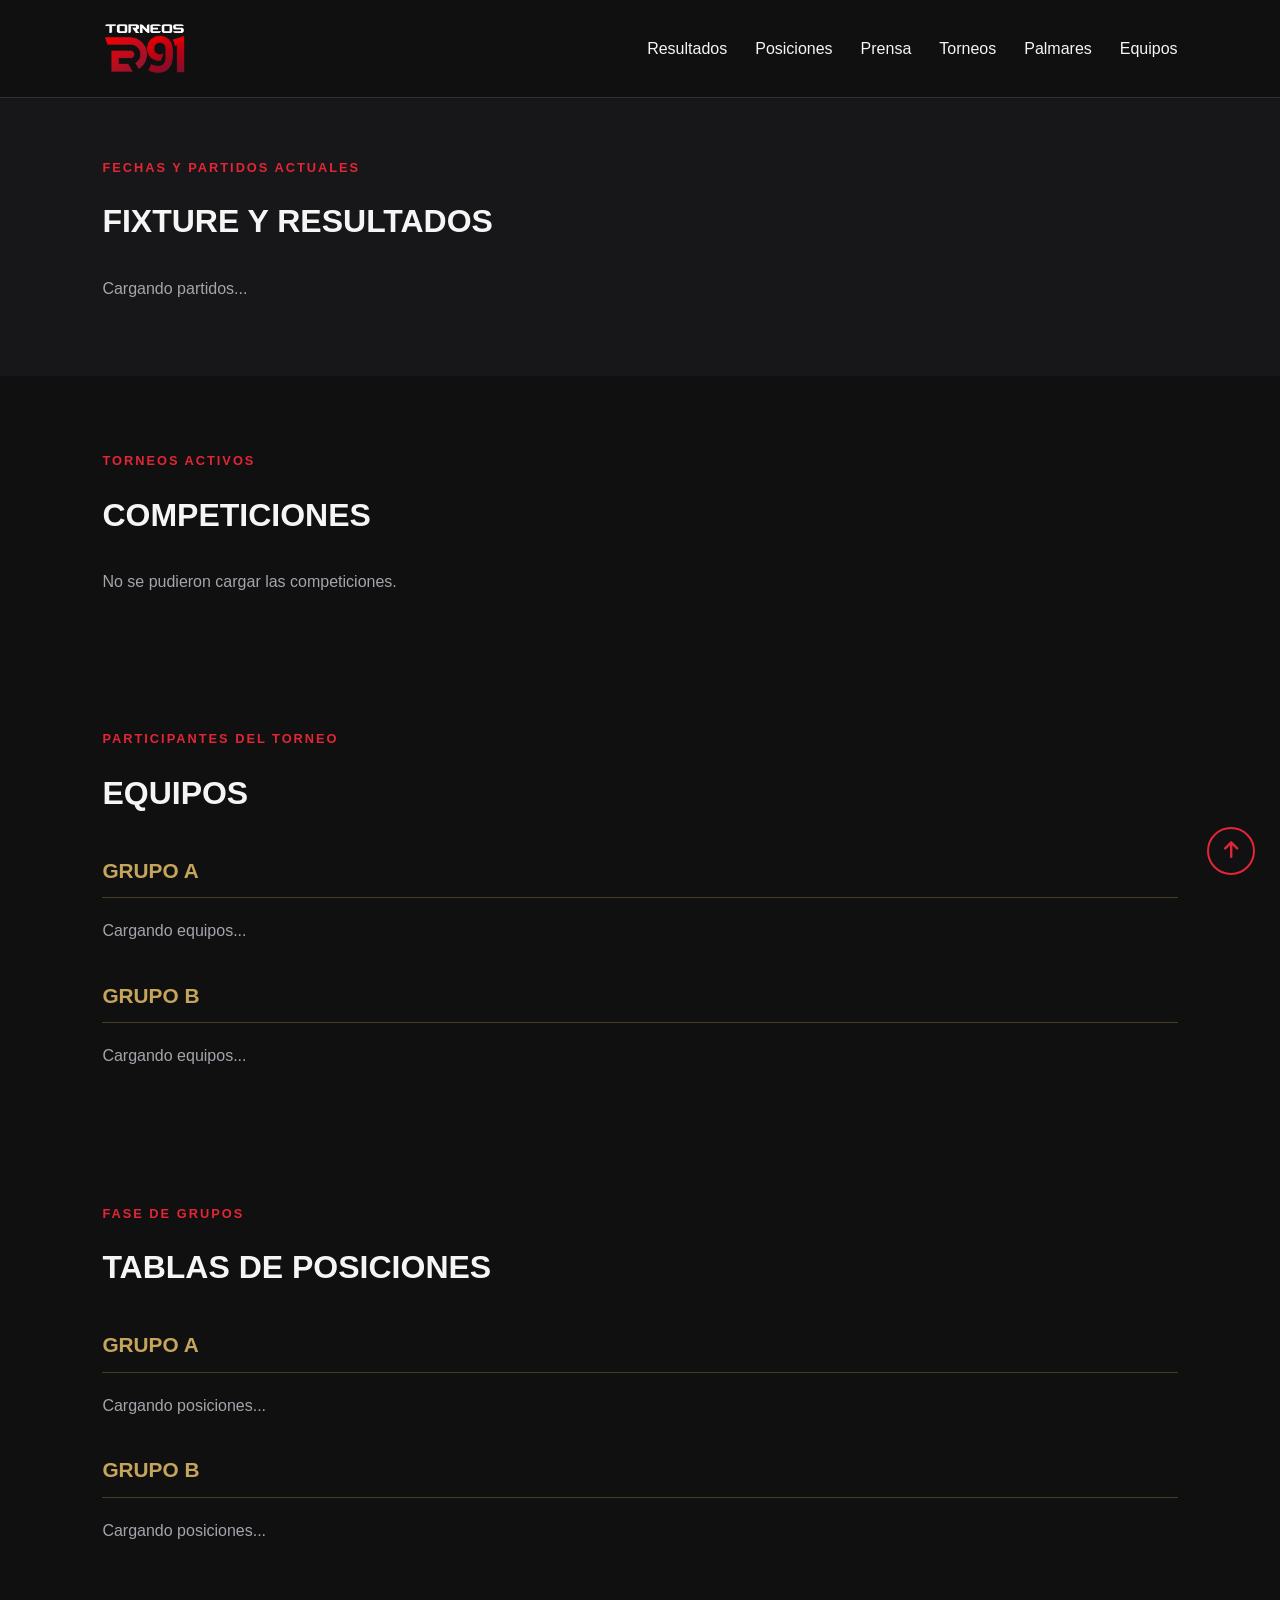
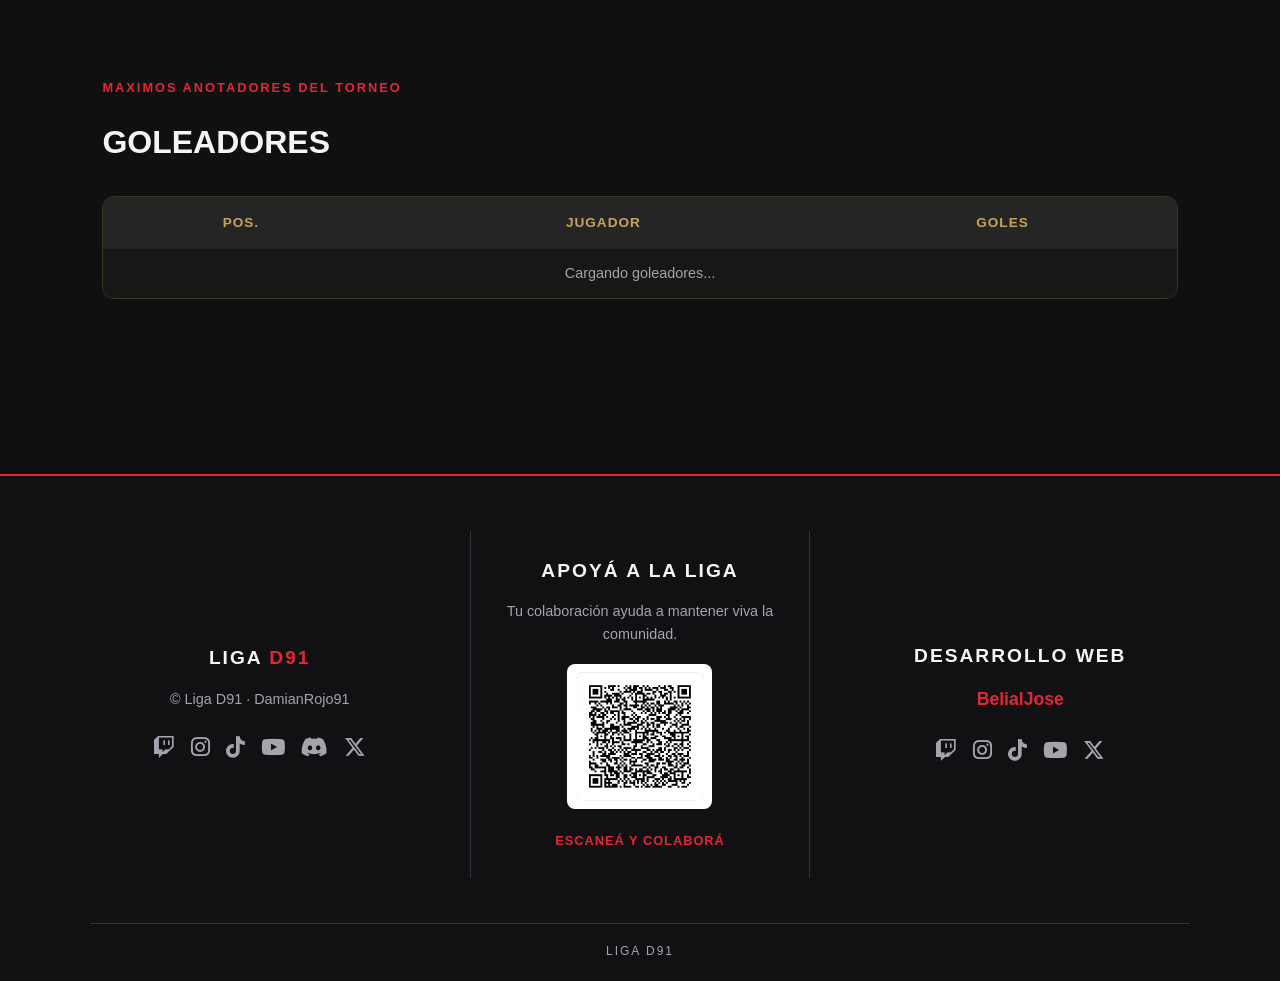
<file: index.html>
<!DOCTYPE html>
<html lang="es">
<head>
    <meta charset="UTF-8">
    <meta name="viewport" content="width=device-width, initial-scale=1.0">
    <meta name="description" content="Liga D91: torneos, resultados y estadísticas de fútbol virtual.">
    <title>Torneos D91</title>
    <link rel="stylesheet" href="estilos.css">
    <link rel="stylesheet"
    href="https://cdnjs.cloudflare.com/ajax/libs/font-awesome/6.7.2/css/all.min.css">
    <script src="js/datos.js" defer></script>
    <script src="js/posiciones.js" defer></script>
    <script src="js/interfaz.js" defer></script>
</head>
<body>
    <header class="encabezado">
        <a class="logo" href="index.html">
        <img src="img/logo-d91.png" alt="Liga D91">
        </a>

        <nav class="navegacion">
            <a href="#resultados">Resultados</a>
            <a href="#posiciones">Posiciones</a>
            <a href="prensa.html">Prensa</a>
            <a href="#torneos">Torneos</a>
            <a href="palmares.html">Palmares</a>
            <a href="#participantes">Equipos</a>
            
        </nav>
    </header>

    <main>

        <section class="seccion resultados" id="resultados">
        <p class="etiqueta">FECHAS Y PARTIDOS ACTUALES</p>
        <h2>FIXTURE Y RESULTADOS</h2>

        <div id="listaPartidos">
        <p class="mensaje">Cargando partidos...</p>
        </div>
        </section>
        <section class="seccion" id="torneos">
            <p class="etiqueta">TORNEOS ACTIVOS</p>
            <h2>COMPETICIONES</h2>

            <div class="tarjetas" id="listaTorneos">
                <p class="mensaje">Cargando competiciones...</p>
            </div>
        </section>

        <section class="seccion participantes" id="participantes">
    <p class="etiqueta">PARTICIPANTES DEL TORNEO</p>
    <h2>EQUIPOS</h2>

    <div class="grupo">
        <h3>GRUPO A</h3>
        <div class="listaEquipos" id="grupoA">
            <p class="mensaje">Cargando equipos...</p>
        </div>
    </div>

    <div class="grupo">
        <h3>GRUPO B</h3>
        <div class="listaEquipos" id="grupoB">
            <p class="mensaje">Cargando equipos...</p>
        </div>
    </div>
</section>


<section class="seccion posiciones" id="posiciones">
    <p class="etiqueta">FASE DE GRUPOS</p>
    <h2>TABLAS DE POSICIONES</h2>

    <div class="grupo">
        <h3>GRUPO A</h3>
        <div class="tablaContenedor" id="tablaGrupoA">
            <p class="mensaje">Cargando posiciones...</p>
        </div>
    </div>

    <div class="grupo">
        <h3>GRUPO B</h3>
        <div class="tablaContenedor" id="tablaGrupoB">
            <p class="mensaje">Cargando posiciones...</p>
        </div>
    </div>
</section>

<section class="seccion goleadores" id="goleadores">
    <p class="etiqueta">MAXIMOS ANOTADORES DEL TORNEO</p>
    <h2>GOLEADORES</h2>

    <div class="tablaScroll">
        <table class="tablaGoleadores">
            <thead>
                <tr>
                    <th>POS.</th>
                    <th>JUGADOR</th>
                    <th>GOLES</th>
                </tr>
            </thead>

            <tbody id="listaGoleadores">
                <tr>
                    <td colspan="3" class="mensaje">
                        Cargando goleadores...
                    </td>
                </tr>
            </tbody>
        </table>
    </div>
</section>

    </main>

<a href="#" class="volverArriba" aria-label="Volver al inicio">
    <i class="fa-solid fa-arrow-up"></i>
</a> 
<footer class="piePagina">
    <div class="contenidoPie">

        <!-- LIGA D91 -->
        <div class="columnaPie">
            <h3>LIGA <span>D91</span></h3>
            <p>© Liga D91 · DamianRojo91</p>

            <div class="redesPie">
                <a href="https://www.twitch.tv/damianrojo91" target="_blank" rel="noopener noreferrer" aria-label="Twitch">
                    <i class="fa-brands fa-twitch"></i>
                </a>
                <a href="https://www.instagram.com/damianrojo91_/" target="_blank" rel="noopener noreferrer" aria-label="Instagram">
                    <i class="fa-brands fa-instagram"></i>
                </a>
                <a href="https://www.tiktok.com/@damianrojo91" target="_blank" rel="noopener noreferrer" aria-label="TikTok">
                    <i class="fa-brands fa-tiktok"></i>
                </a>
                <a href="https://www.youtube.com/@damianrojo91" target="_blank" rel="noopener noreferrer" aria-label="YouTube">
                    <i class="fa-brands fa-youtube"></i>
                </a>
                <a href="https://discord.com/invite/DBqyMru6EB" target="_blank" rel="noopener noreferrer" aria-label="Discord">
                    <i class="fa-brands fa-discord"></i>
                </a>
                <a href="https://x.com/Damianrojo91_" target="_blank" rel="noopener noreferrer" aria-label="X">
                    <i class="fa-brands fa-x-twitter"></i>
                </a>
            </div>
        </div>

        <!-- APOYO -->
        <div class="columnaPie apoyoPie">
            <h3>APOYÁ A LA LIGA</h3>
            <p>Tu colaboración ayuda a mantener viva la comunidad.</p>

            <a href="img/qr.png" target="_blank" rel="noopener noreferrer">
                <img src="img/qr.png" alt="QR para colaborar con Liga D91">
            </a>

            <span>ESCANEÁ Y COLABORÁ</span>
        </div>

        <!-- DESARROLLO -->
        <div class="columnaPie">
            <h3>DESARROLLO WEB</h3>
            <p class="creditoPie">BelialJose</p>

            <div class="redesPie">
                <a href="https://www.twitch.tv/belialjose_" target="_blank" rel="noopener noreferrer" aria-label="Twitch">
                    <i class="fa-brands fa-twitch"></i>
                </a>
                <a href="https://www.instagram.com/belialjose_/" target="_blank" rel="noopener noreferrer" aria-label="Instagram">
                    <i class="fa-brands fa-instagram"></i>
                </a>
                <a href="https://www.tiktok.com/@belialjose_" target="_blank" rel="noopener noreferrer" aria-label="TikTok">
                    <i class="fa-brands fa-tiktok"></i>
                </a>
                <a href="https://www.youtube.com/@belialjose_" target="_blank" rel="noopener noreferrer" aria-label="YouTube">
                    <i class="fa-brands fa-youtube"></i>
                </a>
                <a href="https://x.com/belialjose_" target="_blank" rel="noopener noreferrer" aria-label="X">
                    <i class="fa-brands fa-x-twitter"></i>
                </a>
            </div>
        </div>

    </div>

    <div class="pieInferior">
        <p>LIGA D91</p>
    </div>
</footer>
</body>
</html>
</file>
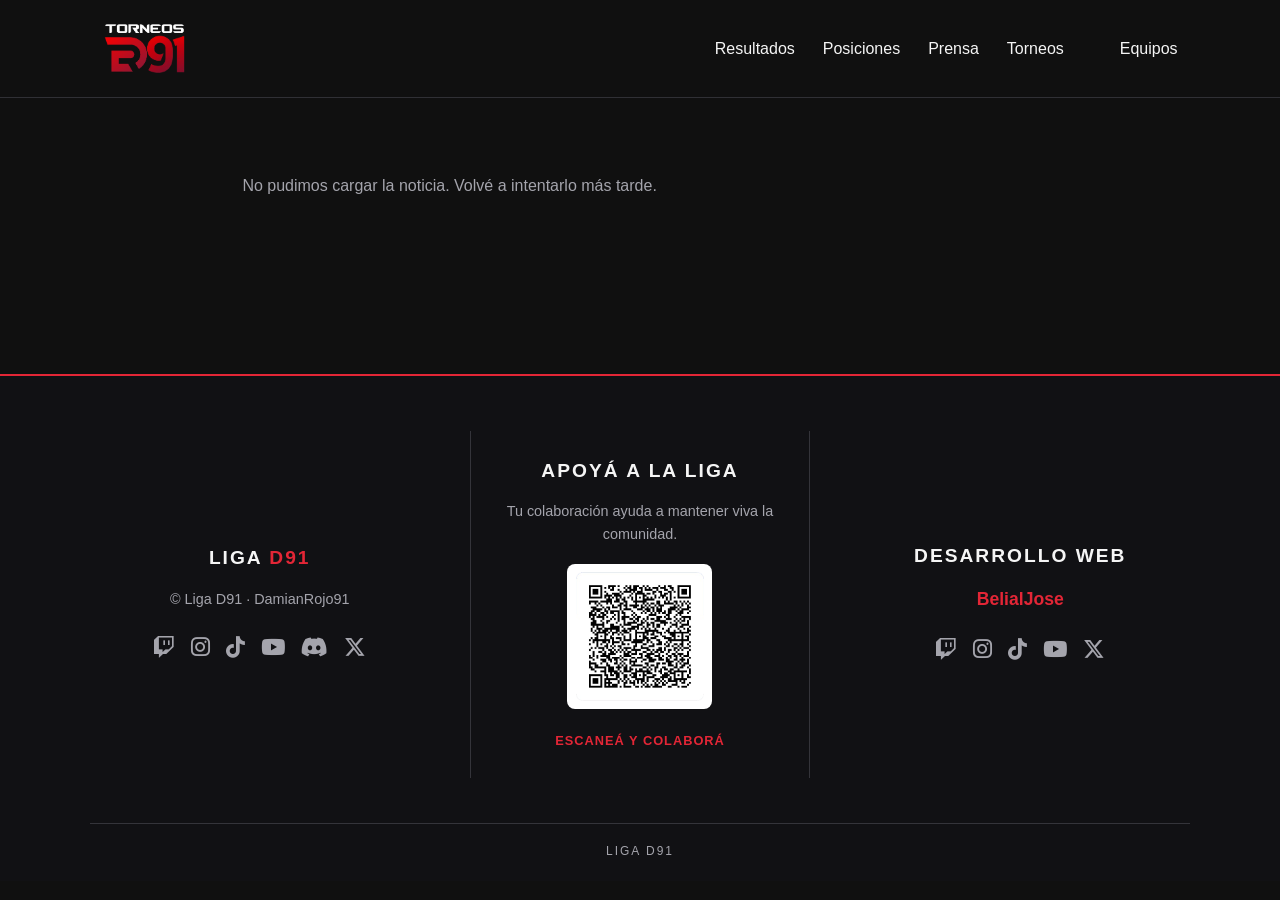
<file: nota.html>
<!DOCTYPE html>
<html lang="es">
<head>
    <meta charset="UTF-8">
    <meta name="viewport" content="width=device-width, initial-scale=1.0">
    <meta name="description" content="Noticias y crónicas de Liga D91.">
    <title>Nota | Torneos D91</title>
    <link rel="stylesheet" href="estilos.css">
    <link rel="stylesheet"
    href="https://cdnjs.cloudflare.com/ajax/libs/font-awesome/6.7.2/css/all.min.css">
    <script src="js/nota.js" defer></script>
</head>
<body>
    <header class="encabezado">
        <a class="logo" href="index.html">
        <img src="img/logo-d91.png" alt="Liga D91">
        </a>
        <nav class="navegacion">
            <a href="index.html#resultados">Resultados</a>
            <a href="index.html#posiciones">Posiciones</a>
            <a href="prensa.html">Prensa</a>
            <a href="index.html#torneos">Torneos</a>
            <a href="palmares.html"></a>
            <a href="index.html#participantes">Equipos</a>
            
        </nav>
    </header>

    <main>
        <section class="seccion notaCompleta" id="articuloCompleto">
            <p class="mensaje">Cargando artículo...</p>
        </section>
    </main>


<footer class="piePagina">
    <div class="contenidoPie">

        <!-- LIGA D91 -->
        <div class="columnaPie">
            <h3>LIGA <span>D91</span></h3>
            <p>© Liga D91 · DamianRojo91</p>

            <div class="redesPie">
                <a href="https://www.twitch.tv/damianrojo91" target="_blank" rel="noopener noreferrer" aria-label="Twitch">
                    <i class="fa-brands fa-twitch"></i>
                </a>
                <a href="https://www.instagram.com/damianrojo91_/" target="_blank" rel="noopener noreferrer" aria-label="Instagram">
                    <i class="fa-brands fa-instagram"></i>
                </a>
                <a href="https://www.tiktok.com/@damianrojo91" target="_blank" rel="noopener noreferrer" aria-label="TikTok">
                    <i class="fa-brands fa-tiktok"></i>
                </a>
                <a href="https://www.youtube.com/@damianrojo91" target="_blank" rel="noopener noreferrer" aria-label="YouTube">
                    <i class="fa-brands fa-youtube"></i>
                </a>
                <a href="https://discord.com/invite/DBqyMru6EB" target="_blank" rel="noopener noreferrer" aria-label="Discord">
                    <i class="fa-brands fa-discord"></i>
                </a>
                <a href="https://x.com/Damianrojo91_" target="_blank" rel="noopener noreferrer" aria-label="X">
                    <i class="fa-brands fa-x-twitter"></i>
                </a>
            </div>
        </div>

        <!-- APOYO -->
        <div class="columnaPie apoyoPie">
            <h3>APOYÁ A LA LIGA</h3>
            <p>Tu colaboración ayuda a mantener viva la comunidad.</p>

            <a href="img/qr.png" target="_blank" rel="noopener noreferrer">
                <img src="img/qr.png" alt="QR para colaborar con Liga D91">
            </a>

            <span>ESCANEÁ Y COLABORÁ</span>
        </div>

        <!-- DESARROLLO -->
        <div class="columnaPie">
            <h3>DESARROLLO WEB</h3>
            <p class="creditoPie">BelialJose</p>

            <div class="redesPie">
                <a href="https://www.twitch.tv/belialjose_" target="_blank" rel="noopener noreferrer" aria-label="Twitch">
                    <i class="fa-brands fa-twitch"></i>
                </a>
                <a href="https://www.instagram.com/belialjose_/" target="_blank" rel="noopener noreferrer" aria-label="Instagram">
                    <i class="fa-brands fa-instagram"></i>
                </a>
                <a href="https://www.tiktok.com/@belialjose_" target="_blank" rel="noopener noreferrer" aria-label="TikTok">
                    <i class="fa-brands fa-tiktok"></i>
                </a>
                <a href="https://www.youtube.com/@belialjose_" target="_blank" rel="noopener noreferrer" aria-label="YouTube">
                    <i class="fa-brands fa-youtube"></i>
                </a>
                <a href="https://x.com/belialjose_" target="_blank" rel="noopener noreferrer" aria-label="X">
                    <i class="fa-brands fa-x-twitter"></i>
                </a>
            </div>
        </div>

    </div>

    <div class="pieInferior">
        <p>LIGA D91</p>
    </div>
</footer>
</body>
</html>
</file>
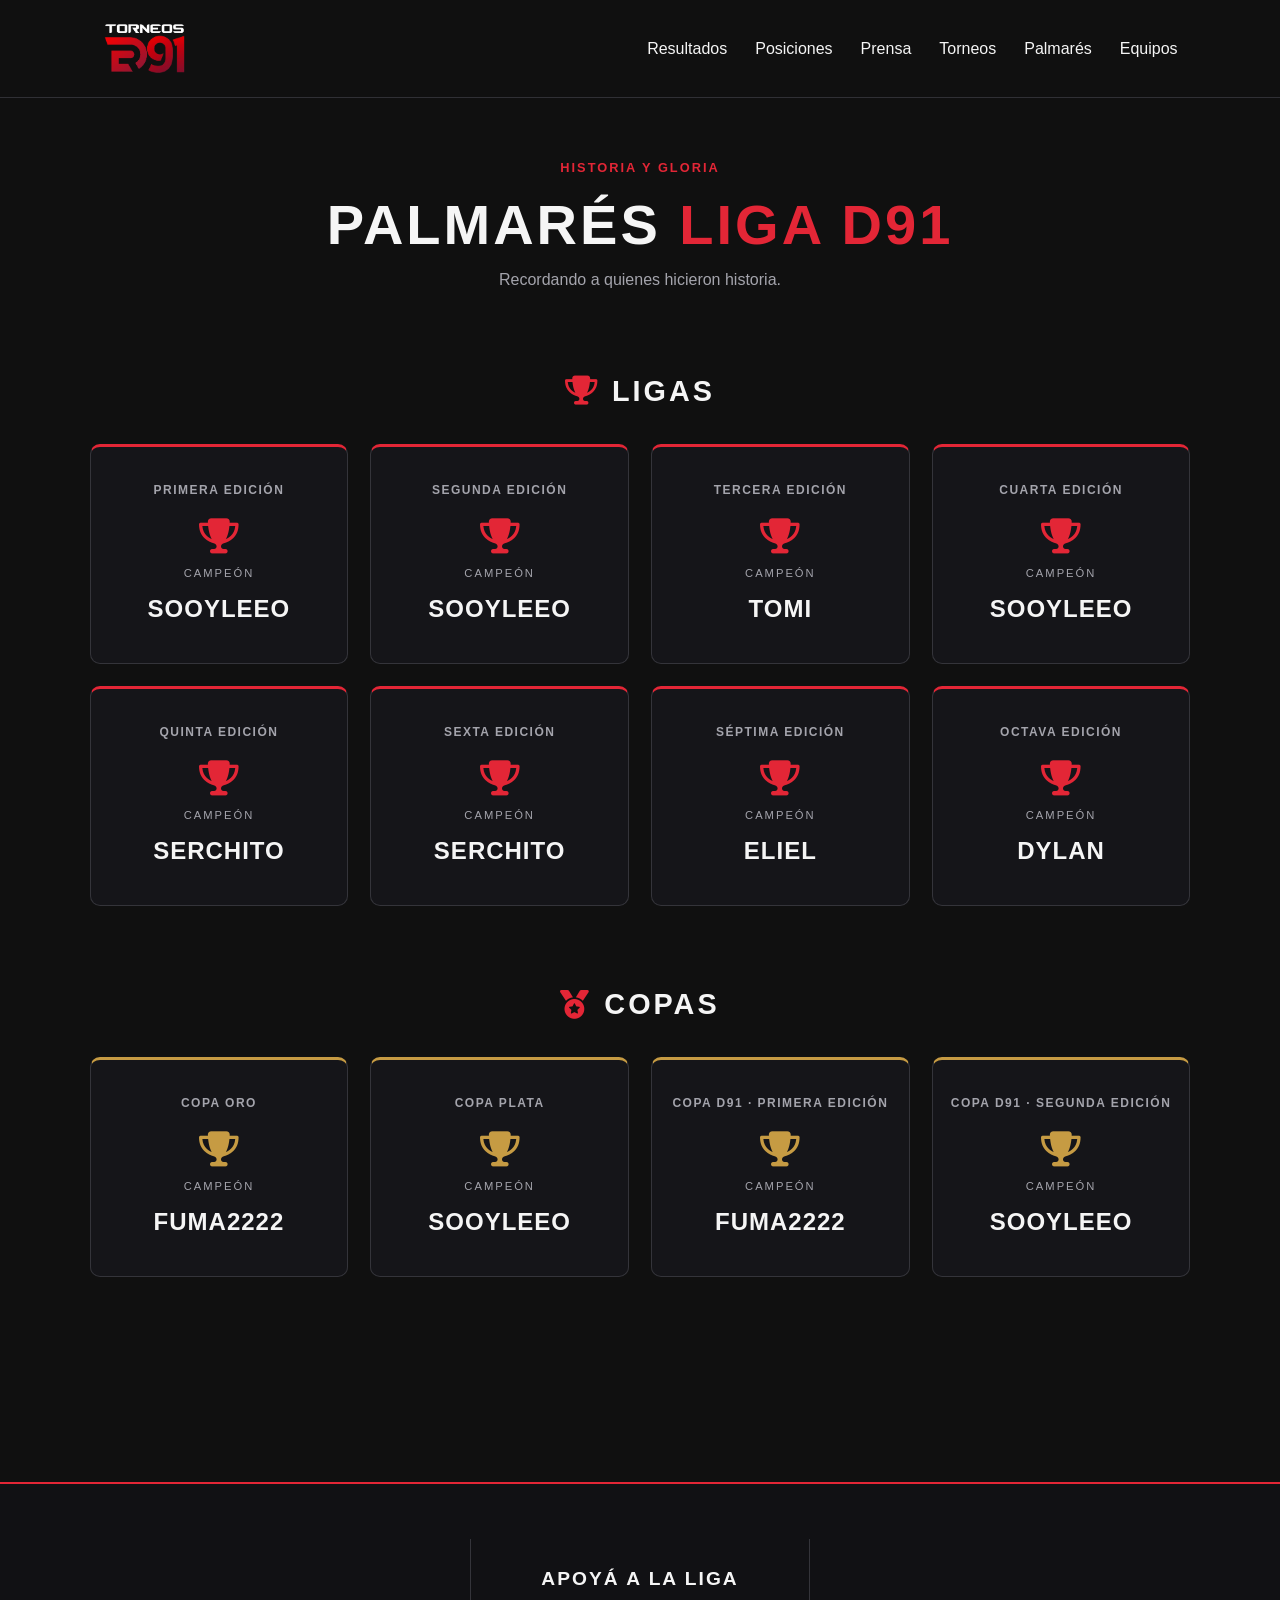
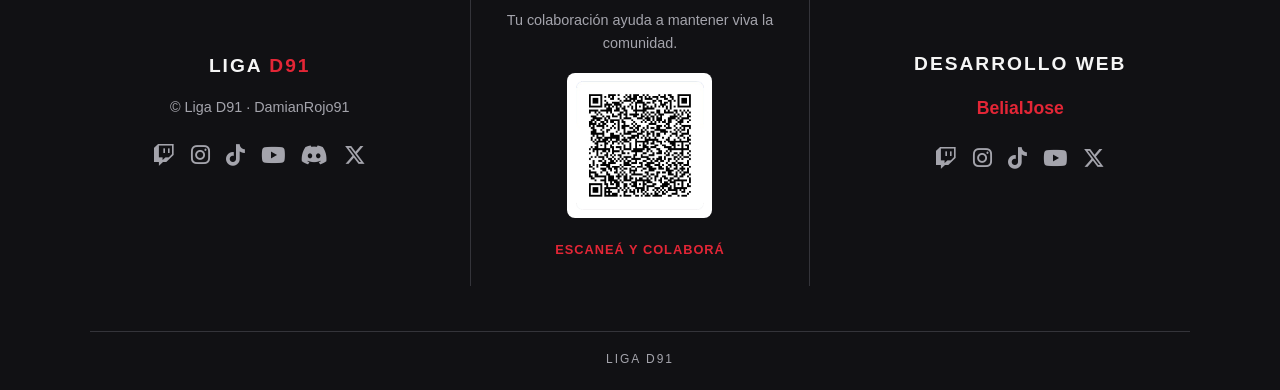
<file: palmares.html>
<!DOCTYPE html>
<html lang="es">
<head>
    <meta charset="UTF-8">
    <meta name="viewport" content="width=device-width, initial-scale=1.0">
    <meta name="description" content="Palmarés histórico de Liga D91: campeones de ligas y copas.">
    <title>Palmarés | Torneos D91</title>

    <link rel="stylesheet" href="estilos.css">
    <link rel="stylesheet"
    href="https://cdnjs.cloudflare.com/ajax/libs/font-awesome/6.7.2/css/all.min.css">
</head>

<body>

    <header class="encabezado">
        <a class="logo" href="index.html">
            <img src="img/logo-d91.png" alt="Liga D91">
        </a>

        <nav class="navegacion">
            <a href="index.html#resultados">Resultados</a>
            <a href="index.html#posiciones">Posiciones</a>
            <a href="prensa.html">Prensa</a>
            <a href="index.html#torneos">Torneos</a>
            <a href="palmares.html">Palmarés</a>
            <a href="index.html#participantes">Equipos</a>
        </nav>
    </header>

    <main class="paginaPalmares">

        <section class="encabezadoPalmares">
            <p class="etiqueta">HISTORIA Y GLORIA</p>
            <h1>PALMARÉS <span>LIGA D91</span></h1>
            <p>Recordando a quienes hicieron historia.</p>
        </section>

        <!-- LIGAS -->
        <section class="seccionPalmares">
            <div class="tituloPalmares">
                <i class="fa-solid fa-trophy"></i>
                <h2>LIGAS</h2>
            </div>

            <div class="tarjetasPalmares">

                <article class="tarjetaCampeon">
                    <span class="edicionCampeon">PRIMERA EDICIÓN</span>
                    <i class="fa-solid fa-trophy trofeoCampeon"></i>
                    <p>CAMPEÓN</p>
                    <h3>SOOYLEEO</h3>
                </article>

                <article class="tarjetaCampeon">
                    <span class="edicionCampeon">SEGUNDA EDICIÓN</span>
                    <i class="fa-solid fa-trophy trofeoCampeon"></i>
                    <p>CAMPEÓN</p>
                    <h3>SOOYLEEO</h3>
                </article>

                <article class="tarjetaCampeon">
                    <span class="edicionCampeon">TERCERA EDICIÓN</span>
                    <i class="fa-solid fa-trophy trofeoCampeon"></i>
                    <p>CAMPEÓN</p>
                    <h3>TOMI</h3>
                </article>

                <article class="tarjetaCampeon">
                    <span class="edicionCampeon">CUARTA EDICIÓN</span>
                    <i class="fa-solid fa-trophy trofeoCampeon"></i>
                    <p>CAMPEÓN</p>
                    <h3>SOOYLEEO</h3>
                </article>

                <article class="tarjetaCampeon">
                    <span class="edicionCampeon">QUINTA EDICIÓN</span>
                    <i class="fa-solid fa-trophy trofeoCampeon"></i>
                    <p>CAMPEÓN</p>
                    <h3>SERCHITO</h3>
                </article>

                <article class="tarjetaCampeon">
                    <span class="edicionCampeon">SEXTA EDICIÓN</span>
                    <i class="fa-solid fa-trophy trofeoCampeon"></i>
                    <p>CAMPEÓN</p>
                    <h3>SERCHITO</h3>
                </article>

                <article class="tarjetaCampeon">
                    <span class="edicionCampeon">SÉPTIMA EDICIÓN</span>
                    <i class="fa-solid fa-trophy trofeoCampeon"></i>
                    <p>CAMPEÓN</p>
                    <h3>ELIEL</h3>
                </article>

                <article class="tarjetaCampeon">
                    <span class="edicionCampeon">OCTAVA EDICIÓN</span>
                    <i class="fa-solid fa-trophy trofeoCampeon"></i>
                    <p>CAMPEÓN</p>
                    <h3>DYLAN</h3>
                </article>

            </div>
        </section>

        <!-- COPAS -->
        <section class="seccionPalmares">
            <div class="tituloPalmares">
                <i class="fa-solid fa-medal"></i>
                <h2>COPAS</h2>
            </div>

            <div class="tarjetasPalmares">

                <article class="tarjetaCampeon tarjetaCopa">
                    <span class="edicionCampeon">COPA ORO</span>
                    <i class="fa-solid fa-trophy trofeoCampeon"></i>
                    <p>CAMPEÓN</p>
                    <h3>FUMA2222</h3>
                </article>

                <article class="tarjetaCampeon tarjetaCopa">
                    <span class="edicionCampeon">COPA PLATA</span>
                    <i class="fa-solid fa-trophy trofeoCampeon"></i>
                    <p>CAMPEÓN</p>
                    <h3>SOOYLEEO</h3>
                </article>

                <article class="tarjetaCampeon tarjetaCopa">
                    <span class="edicionCampeon">COPA D91 · PRIMERA EDICIÓN</span>
                    <i class="fa-solid fa-trophy trofeoCampeon"></i>
                    <p>CAMPEÓN</p>
                    <h3>FUMA2222</h3>
                </article>

                <article class="tarjetaCampeon tarjetaCopa">
                    <span class="edicionCampeon">COPA D91 · SEGUNDA EDICIÓN</span>
                    <i class="fa-solid fa-trophy trofeoCampeon"></i>
                    <p>CAMPEÓN</p>
                    <h3>SOOYLEEO</h3>
                </article>

            </div>
        </section>

    </main>

    <footer class="piePagina">
        <div class="contenidoPie">

            <div class="columnaPie">
                <h3>LIGA <span>D91</span></h3>
                <p>© Liga D91 · DamianRojo91</p>

                <div class="redesPie">
                    <a href="https://www.twitch.tv/damianrojo91" target="_blank" rel="noopener noreferrer" aria-label="Twitch"><i class="fa-brands fa-twitch"></i></a>
                    <a href="https://www.instagram.com/damianrojo91_/" target="_blank" rel="noopener noreferrer" aria-label="Instagram"><i class="fa-brands fa-instagram"></i></a>
                    <a href="https://www.tiktok.com/@damianrojo91" target="_blank" rel="noopener noreferrer" aria-label="TikTok"><i class="fa-brands fa-tiktok"></i></a>
                    <a href="https://www.youtube.com/@damianrojo91" target="_blank" rel="noopener noreferrer" aria-label="YouTube"><i class="fa-brands fa-youtube"></i></a>
                    <a href="https://discord.com/invite/DBqyMru6EB" target="_blank" rel="noopener noreferrer" aria-label="Discord"><i class="fa-brands fa-discord"></i></a>
                    <a href="https://x.com/Damianrojo91_" target="_blank" rel="noopener noreferrer" aria-label="X"><i class="fa-brands fa-x-twitter"></i></a>
                </div>
            </div>

            <div class="columnaPie apoyoPie">
                <h3>APOYÁ A LA LIGA</h3>
                <p>Tu colaboración ayuda a mantener viva la comunidad.</p>

                <a href="img/qr.png" target="_blank" rel="noopener noreferrer">
                    <img src="img/qr.png" alt="QR para colaborar con Liga D91">
                </a>

                <span>ESCANEÁ Y COLABORÁ</span>
            </div>

            <div class="columnaPie">
                <h3>DESARROLLO WEB</h3>
                <p class="creditoPie">BelialJose</p>

                <div class="redesPie">
                    <a href="https://www.twitch.tv/belialjose_" target="_blank" rel="noopener noreferrer" aria-label="Twitch"><i class="fa-brands fa-twitch"></i></a>
                    <a href="https://www.instagram.com/belialjose_/" target="_blank" rel="noopener noreferrer" aria-label="Instagram"><i class="fa-brands fa-instagram"></i></a>
                    <a href="https://www.tiktok.com/@belialjose_" target="_blank" rel="noopener noreferrer" aria-label="TikTok"><i class="fa-brands fa-tiktok"></i></a>
                    <a href="https://www.youtube.com/@belialjose_" target="_blank" rel="noopener noreferrer" aria-label="YouTube"><i class="fa-brands fa-youtube"></i></a>
                    <a href="https://x.com/belialjose_" target="_blank" rel="noopener noreferrer" aria-label="X"><i class="fa-brands fa-x-twitter"></i></a>
                </div>
            </div>

        </div>

        <div class="pieInferior">
            <p>LIGA D91</p>
        </div>
    </footer>

</body>
</html>
</file>
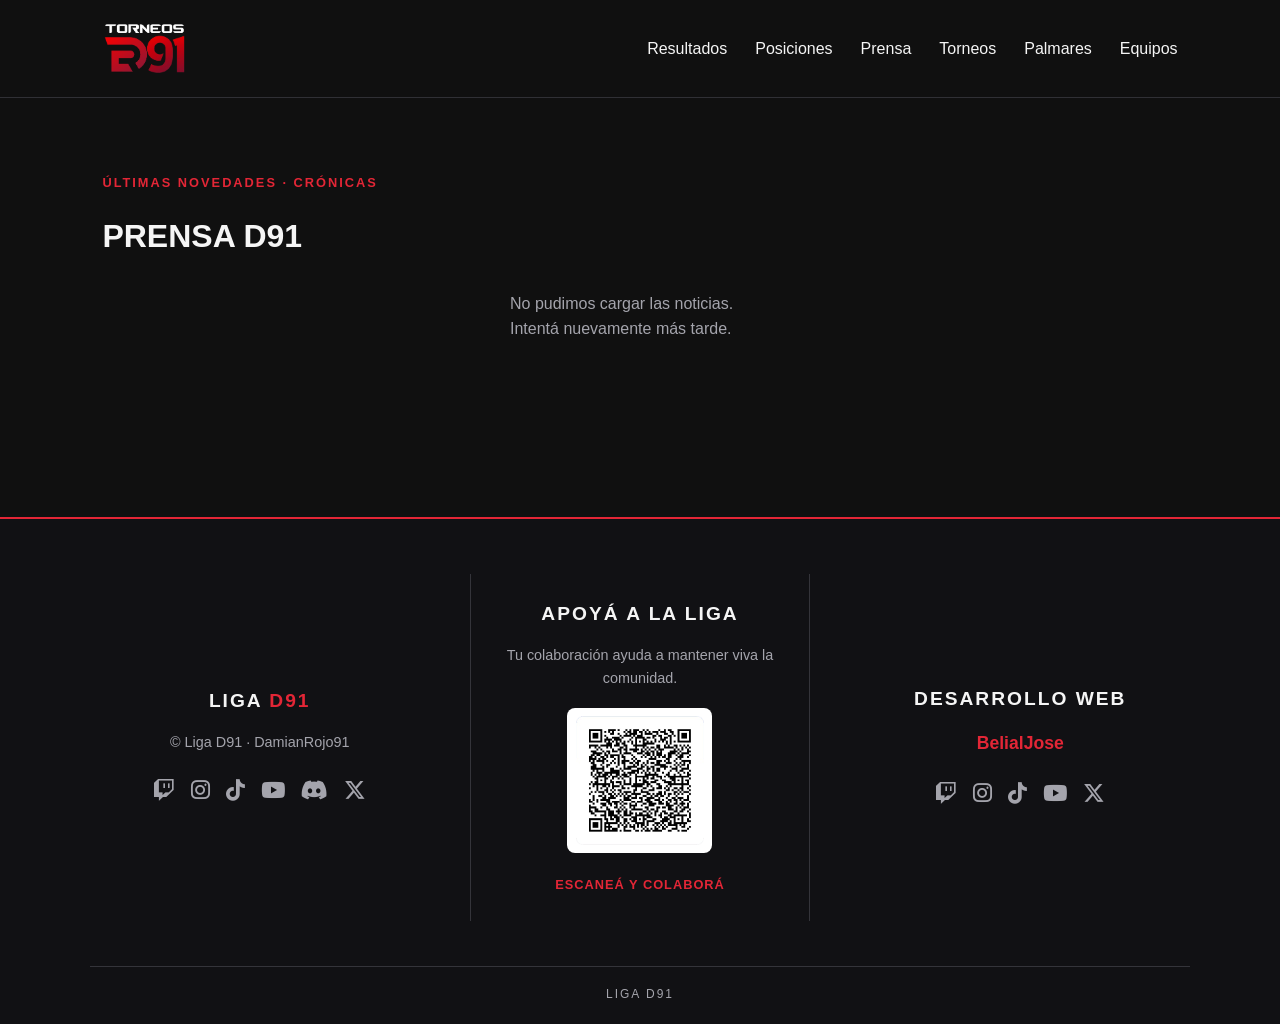
<file: prensa.html>
<!DOCTYPE html>
<html lang="es">
<head>
    <meta charset="UTF-8">
    <meta name="viewport" content="width=device-width, initial-scale=1.0">
    <meta name="description" content="Noticias, crónicas y novedades de Liga D91.">
    <title>Prensa | Torneos D91</title>
    <link rel="stylesheet" href="estilos.css">
    <link rel="stylesheet"
    href="https://cdnjs.cloudflare.com/ajax/libs/font-awesome/6.7.2/css/all.min.css">
    <script src="js/prensa.js" defer></script>
</head>
<body>
    <header class="encabezado">
        <a class="logo" href="index.html">
        <img src="img/logo-d91.png" alt="Liga D91">
        </a>

        <nav class="navegacion">
            <a href="index.html#resultados">Resultados</a>
            <a href="index.html#posiciones">Posiciones</a>
            <a href="prensa.html">Prensa</a>
            <a href="index.html#torneos">Torneos</a>
            <a href="palmares.html">Palmares</a>
            <a href="index.html#participantes">Equipos</a>
            
        </nav>
    </header>

    <main>
        <section class="seccion">
            <p class="etiqueta">ÚLTIMAS NOVEDADES · CRÓNICAS</p>
            <h2>PRENSA D91</h2>

            <div id="listaNoticias" class="listaNoticias" aria-live="polite">
                <p class="mensaje">Cargando noticias...</p>
            </div>
        </section>
    </main>


<footer class="piePagina">
    <div class="contenidoPie">

        <!-- LIGA D91 -->
        <div class="columnaPie">
            <h3>LIGA <span>D91</span></h3>
            <p>© Liga D91 · DamianRojo91</p>

            <div class="redesPie">
                <a href="https://www.twitch.tv/damianrojo91" target="_blank" rel="noopener noreferrer" aria-label="Twitch">
                    <i class="fa-brands fa-twitch"></i>
                </a>
                <a href="https://www.instagram.com/damianrojo91_/" target="_blank" rel="noopener noreferrer" aria-label="Instagram">
                    <i class="fa-brands fa-instagram"></i>
                </a>
                <a href="https://www.tiktok.com/@damianrojo91" target="_blank" rel="noopener noreferrer" aria-label="TikTok">
                    <i class="fa-brands fa-tiktok"></i>
                </a>
                <a href="https://www.youtube.com/@damianrojo91" target="_blank" rel="noopener noreferrer" aria-label="YouTube">
                    <i class="fa-brands fa-youtube"></i>
                </a>
                <a href="https://discord.com/invite/DBqyMru6EB" target="_blank" rel="noopener noreferrer" aria-label="Discord">
                    <i class="fa-brands fa-discord"></i>
                </a>
                <a href="https://x.com/Damianrojo91_" target="_blank" rel="noopener noreferrer" aria-label="X">
                    <i class="fa-brands fa-x-twitter"></i>
                </a>
            </div>
        </div>

        <!-- APOYO -->
        <div class="columnaPie apoyoPie">
            <h3>APOYÁ A LA LIGA</h3>
            <p>Tu colaboración ayuda a mantener viva la comunidad.</p>

            <a href="img/qr.png" target="_blank" rel="noopener noreferrer">
                <img src="img/qr.png" alt="QR para colaborar con Liga D91">
            </a>

            <span>ESCANEÁ Y COLABORÁ</span>
        </div>

        <!-- DESARROLLO -->
        <div class="columnaPie">
            <h3>DESARROLLO WEB</h3>
            <p class="creditoPie">BelialJose</p>

            <div class="redesPie">
                <a href="https://www.twitch.tv/belialjose_" target="_blank" rel="noopener noreferrer" aria-label="Twitch">
                    <i class="fa-brands fa-twitch"></i>
                </a>
                <a href="https://www.instagram.com/belialjose_/" target="_blank" rel="noopener noreferrer" aria-label="Instagram">
                    <i class="fa-brands fa-instagram"></i>
                </a>
                <a href="https://www.tiktok.com/@belialjose_" target="_blank" rel="noopener noreferrer" aria-label="TikTok">
                    <i class="fa-brands fa-tiktok"></i>
                </a>
                <a href="https://www.youtube.com/@belialjose_" target="_blank" rel="noopener noreferrer" aria-label="YouTube">
                    <i class="fa-brands fa-youtube"></i>
                </a>
                <a href="https://x.com/belialjose_" target="_blank" rel="noopener noreferrer" aria-label="X">
                    <i class="fa-brands fa-x-twitter"></i>
                </a>
            </div>
        </div>

    </div>

    <div class="pieInferior">
        <p>LIGA D91</p>
    </div>
</footer>
</body>
</html>
</file>
<file: estilos.css>
:root {
    --fondo: #101010;
    --panel: #1b1b1e;
    --verde: #e32636;
    --blanco: #f5f5f5;
    --gris: #a4a4ac;
}


* {
    box-sizing: border-box;
    margin: 0;
    padding: 0;
}

html {
    scroll-behavior: smooth;
}

body {
    background: var(--fondo);
    color: var(--blanco);
    font-family: Arial, Helvetica, sans-serif;
    line-height: 1.6;
}

.encabezado {
    display: flex;
    justify-content: space-between;
    align-items: center;
    padding: 22px 8%;
    border-bottom: 1px solid #303035;
}

.logo img {
    display: block;
    width: 90px;
    height: auto;
    object-fit: contain;
}
.logo {
    color: var(--blanco);
    font-size: 1.6rem;
    font-weight: 900;
    text-decoration: none;
}

.logo span {
    color: var(--verde);
}

.navegacion {
    display: flex;
    gap: 28px;
}

.navegacion a {
    color: var(--blanco);
    text-decoration: none;
    transition: color 0.2s;
}

.navegacion a:hover {
    color: var(--verde);
}

.portada {
    min-height: 70vh;
    padding: 110px 8%;
    display: flex;
    flex-direction: column;
    align-items: flex-start;
    justify-content: center;
    background:
        radial-gradient(ellipse at 85% 40%,
        #40171d 0%, transparent 45%);
}

.etiqueta {
    color: var(--verde);
    font-size: 0.8rem;
    font-weight: bold;
    letter-spacing: 2px;
    margin-bottom: 18px;
}

h1 {
    font-size: clamp(2.5rem, 6vw, 5.5rem);
    line-height: 1.05;
    font-weight: 900;
}

h1 span {
    color: var(--verde);
}

.descripcion {
    color: var(--gris);
    max-width: 520px;
    margin: 24px 0;
}

.boton {
    display: inline-block;
    padding: 13px 24px;
    background: var(--verde);
    color: var(--fondo);
    font-weight: 900;
    text-decoration: none;
    border-radius: 4px;
    transition: transform 0.2s, background 0.2s;
}

.boton:hover {
    background: #ff5966;
    transform: translateY(-2px);
}

.seccion {
    padding: 75px 8%;
}

.seccion h2 {
    font-size: 2rem;
    margin-bottom: 28px;
}

.tarjetas {
    display: grid;
    grid-template-columns: repeat(auto-fit, minmax(220px, 1fr));
    gap: 20px;
}

.tarjeta {
    background: var(--panel);
    border: 1px solid #34343a;
    border-radius: 8px;
    padding: 25px;
}

.tarjeta h3 {
    margin-bottom: 10px;
}

.tarjeta p,
.mensaje {
    color: var(--gris);
}

.resultados {
    background: #171719;
}

footer {
    padding: 25px 8%;
    border-top: 1px solid #303630;
    color: var(--gris);
    text-align: center;
}

@media (max-width: 600px) {
    .encabezado {
        align-items: flex-start;
        flex-direction: column;
        gap: 15px;
    }

    .navegacion {
        gap: 18px;
        flex-wrap: wrap;
    }

    .portada {
        min-height: 60vh;
        padding-top: 75px;
        padding-bottom: 75px;
    }

    .seccion {
        padding: 55px 6%;
    }
}


/* =========================
   PRENSA LIGA D91
========================= */

.portadaPrensa {
    min-height: 45vh;
    background:
        radial-gradient(
            ellipse at 85% 40%,
            #40171d 0%,
            transparent 55%
        );
}

/* GALERÍA DE PUBLICACIONES */

.listaNoticias {
    display: grid;
    grid-template-columns: repeat(auto-fit, minmax(220px, 260px));
    justify-content: center;
    gap: 24px;
    max-width: 1200px;
    margin: 0 auto;
}

.articuloPrensa {
    background: var(--panel);
    border: 1px solid #34343a;
    border-radius: 10px;
    overflow: hidden;
    transition: transform 0.25s, border-color 0.25s;
}

.articuloPrensa:hover {
    transform: translateY(-4px);
    border-color: var(--verde);
}

.enlacePortada {
    display: block;
    height: 100%;
    color: inherit;
    text-decoration: none;
}

.portadaNoticia {
    display: block;
    width: 100%;
    aspect-ratio: 2 / 3;
    object-fit: contain;
    background: #202024;
}

.cuerpoNoticia {
    padding: 16px;
}

.fechaNoticia {
    color: var(--verde);
    font-size: 0.8rem;
    font-weight: bold;
    letter-spacing: 1px;
}

.articuloPrensa h2 {
    margin: 10px 0 0;
    font-size: 1.15rem;
    line-height: 1.3;
}

.enlaceNoticia {
    display: inline-block;
    margin-top: 20px;
    color: var(--verde);
    font-weight: bold;
    text-decoration: none;
}

.enlaceNoticia:hover {
    color: #ff5966;
}

/* ARTÍCULO INDIVIDUAL */

.notaCompleta {
    max-width: 1000px;
    margin: 0 auto;
}

.notaEditorial {
    max-width: 1000px;
    margin: 0 auto;
}

.notaEditorial h1 {
    margin: 18px 0;
    font-size: clamp(2rem, 5vw, 3.8rem);
    overflow-wrap: anywhere;
}

.autorNoticia {
    color: var(--gris);
    font-size: 0.9rem;
    margin-bottom: 16px;
}

.portadaArticulo {
    display: block;
    width: 100%;
    max-width: 700px;
    height: auto;
    object-fit: contain;
    margin: 28px auto;
    border-radius: 8px;
}

.textoArticulo {
    margin-top: 28px;
    font-size: 1.08rem;
    line-height: 1.9;
    white-space: pre-wrap;
    overflow-wrap: anywhere;
}


/* ADAPTACIÓN A CELULARES */

@media (max-width: 600px) {
    .listaNoticias {
        grid-template-columns: minmax(0, 280px);
    }

    .cuerpoNoticia {
        padding: 18px;
    }
}

/* PARTICIPANTES */

.participantes {
    padding-top: 60px;
}

.grupo {
    margin-top: 35px;
}

.grupo h3 {
    color: #c5a45b;
    font-size: 1.3rem;
    margin-bottom: 20px;
    border-bottom: 1px solid rgba(197, 164, 91, 0.3);
    padding-bottom: 10px;
}

.listaEquipos {
    display: grid;
    grid-template-columns: repeat(auto-fit, minmax(150px, 1fr));
    gap: 20px;
}

.tarjetaEquipo {
    background: #171717;
    border: 1px solid rgba(197, 164, 91, 0.2);
    border-radius: 12px;
    padding: 20px 12px;
    display: flex;
    flex-direction: column;
    align-items: center;
    text-align: center;
    transition: transform 0.3s ease, border-color 0.3s ease;
}

.tarjetaEquipo:hover {
    transform: translateY(-5px);
    border-color: #c5a45b;
}

.tarjetaEquipo img {
    width: 100%;
    max-width: 100px;
    height: 100px;
    object-fit: contain;
    margin-bottom: 12px;
}

.tarjetaEquipo h4 {
    color: #ffffff;
    font-size: 1rem;
    margin: 5px 0;
}

.tarjetaEquipo p {
    color: #aaaaaa;
    font-size: 0.85rem;
    margin: 5px 0 0;
}

/* TABLAS DE POSICIONES */

.posiciones {
    padding-top: 60px;
}

.tablaScroll {
    width: 100%;
    overflow-x: auto;
    border-radius: 12px;
    border: 1px solid rgba(197, 164, 91, 0.25);
}

.tablaPosiciones {
    width: 100%;
    min-width: 750px;
    border-collapse: collapse;
    background: #171717;
    color: #ffffff;
    text-align: center;
}

.tablaPosiciones th {
    background: #252525;
    color: #c5a45b;
    padding: 15px 12px;
    font-size: 0.85rem;
    letter-spacing: 1px;
}

.tablaPosiciones td {
    padding: 13px 12px;
    border-bottom: 1px solid rgba(255, 255, 255, 0.07);
    font-size: 0.9rem;
}

.tablaPosiciones td:nth-child(2) {
    text-align: left;
    font-weight: bold;
}

.tablaPosiciones tbody tr:hover {
    background: rgba(197, 164, 91, 0.08);
}

.tablaPosiciones tbody tr:last-child td {
    border-bottom: none;
}
.equipoTabla {
    display: flex;
    align-items: center;
    gap: 10px;
    text-align: left;
}

.equipoTabla img {
    width: 28px;
    height: 28px;
    object-fit: contain;
    flex-shrink: 0;
}

/* FIXTURE Y RESULTADOS */

.resultados {
    padding-top: 60px;
}

#listaPartidos {
    display: grid;
    grid-template-columns: repeat(3, minmax(0, 1fr));
    gap: 20px;
    align-items: start;
}

.jornada {
    margin-top: 25px;
    background: #171717;
    border: 1px solid rgba(197, 164, 91, 0.2);
    border-radius: 12px;
    padding: 16px;
    min-width: 0;
}

.jornada h3 {
    color: #c5a45b;
    font-size: 1.1rem;
    margin: 0 0 15px;
    padding-bottom: 10px;
    border-bottom: 1px solid rgba(197, 164, 91, 0.3);
}

.partido {
    display: grid;
    grid-template-columns: 1fr auto 1fr;
    align-items: center;
    gap: 8px;

    background: #222222;
    border: 1px solid rgba(255, 255, 255, 0.06);
    border-radius: 9px;
    padding: 14px 10px;
    transition: border-color 0.3s ease;
}

.partido:hover {
    border-color: rgba(197, 164, 91, 0.6);
}

.equipoPartido {
    display: flex;
    align-items: center;
    gap: 7px;
    color: #ffffff;
    font-size: 0.82rem;
    font-weight: bold;
    min-width: 0;
}

.equipoPartido:first-child {
    justify-content: flex-end;
    text-align: right;
}

.equipoPartido img {
    width: 30px;
    height: 30px;
    object-fit: contain;
    flex-shrink: 0;
}

.equipoPartido span {
    overflow-wrap: anywhere;
}

.marcador {
    color: #c5a45b;
    font-size: 1.1rem;
    font-weight: bold;
    text-align: center;
    white-space: nowrap;
}

.estadoPartido {
    grid-column: 1 / -1;
    color: #999999;
    font-size: 0.65rem;
    letter-spacing: 1px;
    text-align: center;
    margin: 5px 0 0;
}

/* TABLET */

@media (max-width: 900px) {
    #listaPartidos {
        grid-template-columns: repeat(2, minmax(0, 1fr));
    }
}

/* ADAPTACIÓN PARA CELULARES */


@media (max-width: 600px) {
    #listaPartidos {
        grid-template-columns: 1fr;
    }
}
.jornada.enCurso {
    border: 1px solid #c5a45b;
    box-shadow: 0 0 12px rgba(197, 164, 91, 0.15);
    background: #1d1b16;
}

.etiquetaEnCurso {
    display: inline-block;
    margin-left: 8px;
    padding: 4px 7px;
    background: rgba(46, 204, 113, 0.15);
    color: #2ecc71;
    border: 1px solid rgba(46, 204, 113, 0.35);
    border-radius: 4px;
    font-size: 0.6rem;
    letter-spacing: 1px;
    vertical-align: middle;
}
/* ESTADOS DE LOS PARTIDOS */

.estadoPartido {
    display: inline-block;
    width: fit-content;
    justify-self: center;
    padding: 4px 9px;
    border-radius: 5px;
    font-size: 0.62rem;
    font-weight: bold;
    letter-spacing: 1px;
}

.partidoFinalizado {
    color: #2ecc71;
    background: rgba(46, 204, 113, 0.12);
    border: 1px solid rgba(46, 204, 113, 0.3);
}

.partidoPendiente {
    color: #aaaaaa;
    background: rgba(170, 170, 170, 0.08);
    border: 1px solid rgba(170, 170, 170, 0.2);
}

/* TABLA DE GOLEADORES */

.goleadores {
    padding-top: 60px;
}

.tablaGoleadores {
    width: 100%;
    min-width: 500px;
    border-collapse: collapse;
    background: #171717;
    color: #fff;
    text-align: center;
}

.tablaGoleadores th {
    background: #252525;
    color: #c5a45b;
    padding: 15px 12px;
    font-size: .85rem;
    letter-spacing: 1px;
}

.tablaGoleadores td {
    padding: 13px 12px;
    border-bottom: 1px solid rgba(255,255,255,.07);
    font-size: .9rem;
}

.tablaGoleadores td:nth-child(2) {
    text-align: left;
}

.tablaGoleadores tbody tr:hover {
    background: rgba(197,164,91,.08);
}

.tablaGoleadores tbody tr:last-child td {
    border-bottom: none;
}

.tablaGoleadores .equipoTabla {
    display: flex;
    align-items: center;
    gap: 10px;
    text-align: left;
}

.tablaGoleadores .equipoTabla img {
    width: 28px;
    height: 28px;
    object-fit: contain;
    flex-shrink: 0;
}

.tablaGoleadores .equipoTabla small {
    display: block;
    color: #aaa;
    font-size: .75rem;
    margin-top: 3px;
}

.tablaGoleadores td:last-child strong {
    color: #c5a45b;
    font-size: 1.1rem;
}

/* =========================
   FOOTER LIGA D91
========================= */

.piePagina {
    margin-top: 100px;
    padding: 55px 7% 20px;
    background: #111114;
    border-top: 2px solid var(--verde);
}

.contenidoPie {
    max-width: 1300px;
    margin: 0 auto;
    display: grid;
    grid-template-columns: 1fr 1fr 1fr;
    gap: 40px;
    align-items: center;
}

.columnaPie {
    text-align: center;
}

.columnaPie h3 {
    color: var(--blanco);
    font-size: 1.2rem;
    letter-spacing: 2px;
    margin-bottom: 14px;
}

.columnaPie h3 span {
    color: var(--verde);
}

.columnaPie p {
    color: var(--gris);
    font-size: 0.9rem;
    line-height: 1.6;
}

.creditoPie {
    color: var(--verde) !important;
    font-weight: bold;
    font-size: 1.1rem !important;
}

.redesPie {
    display: flex;
    justify-content: center;
    flex-wrap: wrap;
    gap: 16px;
    margin-top: 20px;
}

.redesPie a {
    color: var(--gris);
    font-size: 1.35rem;
    transition: color 0.25s, transform 0.25s;
}

.redesPie a:hover {
    color: var(--verde);
    transform: translateY(-4px);
}

.apoyoPie {
    padding: 25px 15px;
    border-left: 1px solid #34343a;
    border-right: 1px solid #34343a;
}

.apoyoPie img {
    display: block;
    width: 145px;
    height: 145px;
    object-fit: contain;
    margin: 18px auto;
    padding: 8px;
    background: white;
    border-radius: 8px;
}

.apoyoPie span {
    color: var(--verde);
    font-size: 0.8rem;
    font-weight: bold;
    letter-spacing: 1px;
}

.pieInferior {
    max-width: 1300px;
    margin: 45px auto 0;
    padding-top: 18px;
    border-top: 1px solid #34343a;
    text-align: center;
}

.pieInferior p {
    color: var(--gris);
    font-size: 0.75rem;
    letter-spacing: 2px;
}

/* RESPONSIVE */

@media (max-width: 750px) {
    .contenidoPie {
        grid-template-columns: 1fr;
        gap: 35px;
    }

    .apoyoPie {
        border-left: none;
        border-right: none;
        border-top: 1px solid #34343a;
        border-bottom: 1px solid #34343a;
        padding: 30px 10px;
    }

    .piePagina {
        padding: 45px 20px 20px;
    }
}
/* BOTON VOLVER ARRIBA */

.volverArriba {
    position: fixed;
    right: 25px;
    bottom: 25px;
    width: 48px;
    height: 48px;
    display: flex;
    justify-content: center;
    align-items: center;

    background: #111114;
    color: var(--verde);
    border: 2px solid var(--verde);
    border-radius: 50%;

    font-size: 1.2rem;
    text-decoration: none;
    z-index: 1000;

    transition: transform 0.3s, background 0.3s, color 0.3s;
}

.volverArriba:hover {
    background: var(--verde);
    color: #111114;
    transform: translateY(-5px);
}

html {
    scroll-behavior: smooth;
}

@media (max-width: 600px) {
    .volverArriba {
        right: 15px;
        bottom: 15px;
        width: 42px;
        height: 42px;
    }
}


/* =========================
   PALMARES LIGA D91
========================= */

.paginaPalmares {
    max-width: 1300px;
    margin: 0 auto;
    padding: 60px 7% 30px;
}

.encabezadoPalmares {
    text-align: center;
    margin-bottom: 75px;
}

.encabezadoPalmares h1 {
    color: var(--blanco);
    font-size: clamp(2rem, 5vw, 3.5rem);
    letter-spacing: 3px;
    margin: 12px 0;
}

.encabezadoPalmares h1 span {
    color: var(--verde);
}

.encabezadoPalmares > p:last-child {
    color: var(--gris);
}

.seccionPalmares {
    margin-bottom: 75px;
}

.tituloPalmares {
    display: flex;
    align-items: center;
    justify-content: center;
    gap: 15px;
    margin-bottom: 30px;
}

.tituloPalmares i {
    color: var(--verde);
    font-size: 1.8rem;
}

.tituloPalmares h2 {
    color: var(--blanco);
    font-size: 1.8rem;
    letter-spacing: 3px;
    margin: 0;
}

.tarjetasPalmares {
    display: grid;
    grid-template-columns: repeat(auto-fit, minmax(220px, 1fr));
    gap: 22px;
}

.tarjetaCampeon {
    position: relative;
    overflow: hidden;
    min-height: 220px;
    padding: 25px 18px;
    display: flex;
    flex-direction: column;
    align-items: center;
    justify-content: center;
    text-align: center;

    background: #151519;
    border: 1px solid #34343a;
    border-top: 3px solid var(--verde);
    border-radius: 10px;

    transition: transform 0.3s, border-color 0.3s;
}

.tarjetaCampeon:hover {
    transform: translateY(-6px);
    border-color: var(--verde);
}

.edicionCampeon {
    color: var(--gris);
    font-size: 0.75rem;
    font-weight: bold;
    letter-spacing: 1.5px;
    margin-bottom: 18px;
}

.trofeoCampeon {
    color: var(--verde);
    font-size: 2.2rem;
    margin-bottom: 12px;
}

.tarjetaCampeon p {
    color: var(--gris);
    font-size: 0.7rem;
    letter-spacing: 2px;
    margin: 0 0 7px;
}

.tarjetaCampeon h3 {
    color: var(--blanco);
    font-size: 1.5rem;
    letter-spacing: 1px;
    margin: 0;
}

.tarjetaCopa {
    border-top-color: #c69b43;
}

.tarjetaCopa .trofeoCampeon {
    color: #c69b43;
}

.tarjetaCopa:hover {
    border-color: #c69b43;
}

@media (max-width: 600px) {
    .paginaPalmares {
        padding: 45px 18px 20px;
    }

    .encabezadoPalmares {
        margin-bottom: 50px;
    }

    .seccionPalmares {
        margin-bottom: 55px;
    }

    .tarjetasPalmares {
        grid-template-columns: repeat(2, minmax(0, 1fr));
        gap: 12px;
    }

    .tarjetaCampeon {
        min-height: 190px;
        padding: 18px 10px;
    }

    .tarjetaCampeon h3 {
        font-size: 1.1rem;
    }

    .edicionCampeon {
        font-size: 0.65rem;
    }
}
</file>
